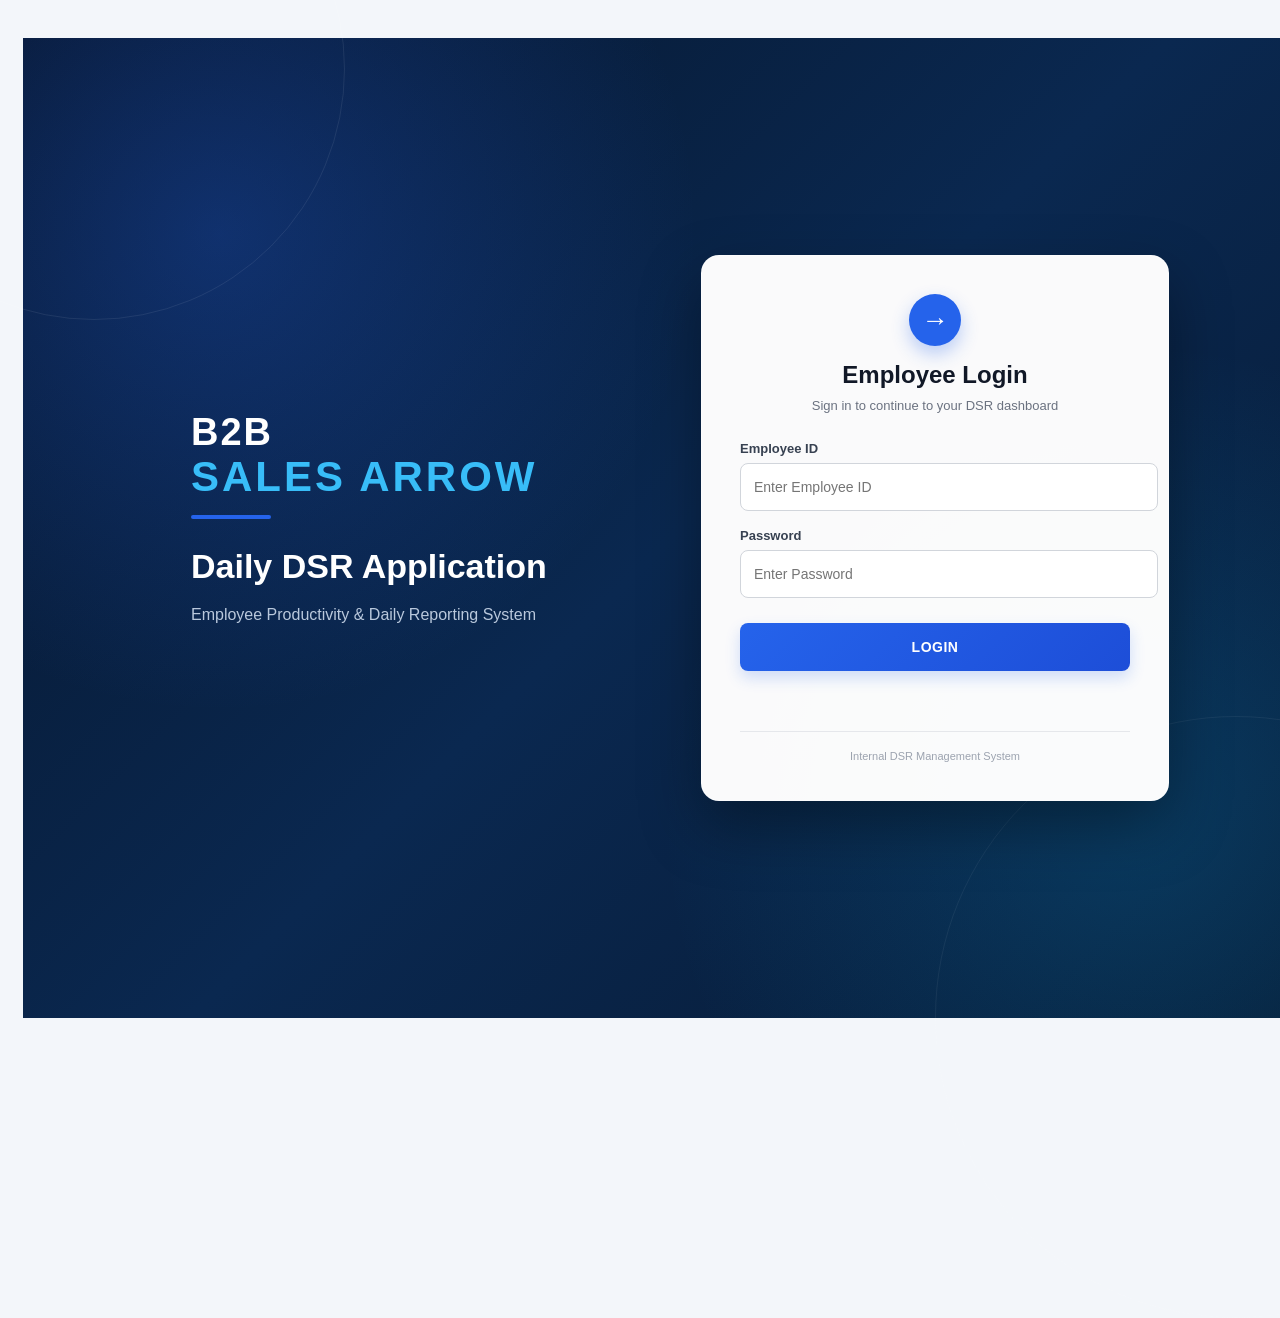
<file: index.html>
<!DOCTYPE html>
<html lang="en">

<head>
    <meta charset="UTF-8">
    <meta name="viewport" content="width=device-width, initial-scale=1.0">

    <title>B2B Sales Arrow - DSR Login</title>

    <link rel="stylesheet" href="style.css">
</head>

<body class="login-page">

    <div class="login-background">

        <div class="brand-section">

            <div class="brand-name">
                B2B <span>SALES ARROW</span>
            </div>

            <div class="brand-line"></div>

            <h1>Daily DSR Application</h1>

            <p>
                Employee Productivity &amp; Daily Reporting System
            </p>

        </div>


        <div class="login-container">

            <div class="login-header">

                <div class="login-icon">
                    →
                </div>

                <h2>Employee Login</h2>

                <p>Sign in to continue to your DSR dashboard</p>

            </div>


            <form onsubmit="login(); return false;">

                <label for="employeeId">
                    Employee ID
                </label>

                <input
                    type="text"
                    id="employeeId"
                    placeholder="Enter Employee ID"
                    autocomplete="username"
                    required
                >


                <label for="password">
                    Password
                </label>

                <input
                    type="password"
                    id="password"
                    placeholder="Enter Password"
                    autocomplete="current-password"
                    required
                >


                <button type="submit">
                    LOGIN
                </button>

            </form>


            <p id="loginMessage"></p>

            <div class="login-footer">
                Internal DSR Management System
            </div>

        </div>

    </div>


    <script src="script.js"></script>

</body>

</html>
</file>
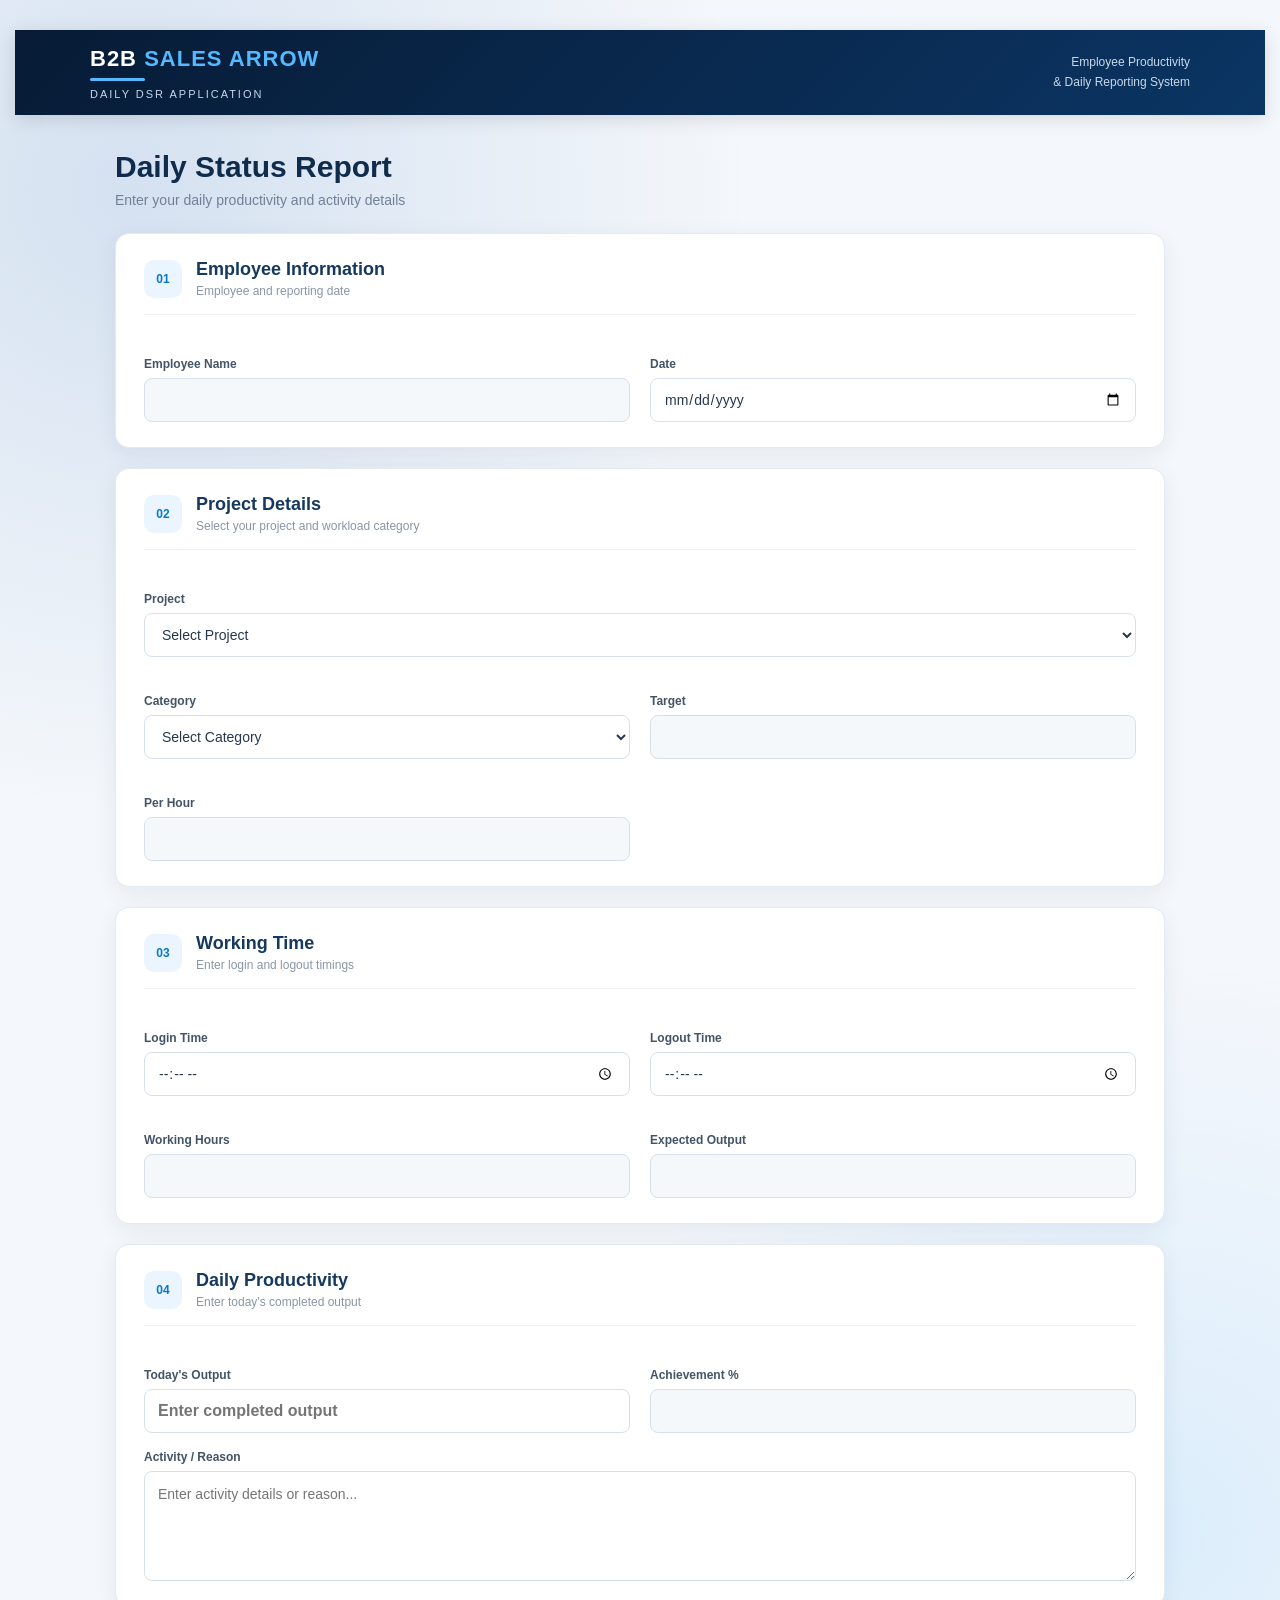
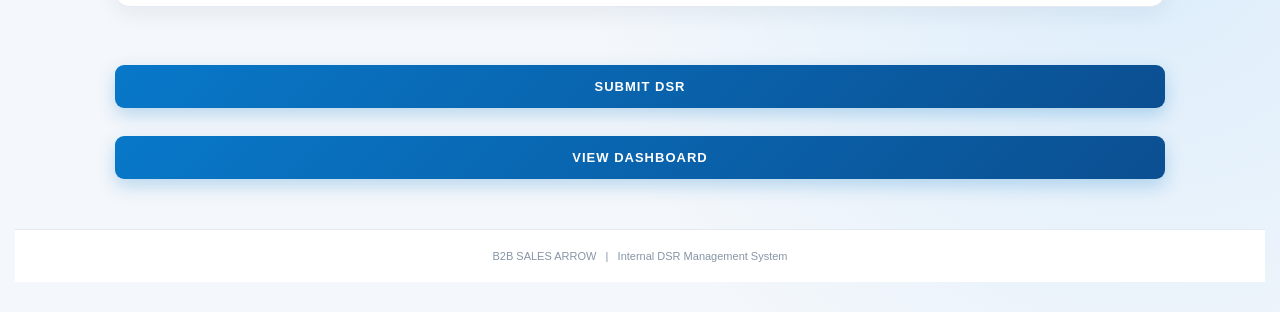
<file: dsr.html>
<!DOCTYPE html>
<html lang="en">

<head>

    <meta charset="UTF-8">

    <meta name="viewport"
          content="width=device-width, initial-scale=1.0">

    <title>B2B Sales Arrow - DSR Application</title>

    <link rel="stylesheet" href="style.css">

</head>


<body class="dsr-page">


    <!-- =========================================
         TOP HEADER
    ========================================== -->

    <header class="dsr-header">

        <div>

            <div class="dsr-brand">
                B2B <span>SALES ARROW</span>
            </div>

            <div class="dsr-brand-line"></div>

            <div class="dsr-title">
                DAILY DSR APPLICATION
            </div>

        </div>


        <div class="dsr-system-text">

            Employee Productivity
            <br>
            & Daily Reporting System

        </div>

    </header>



    <!-- =========================================
         MAIN CONTAINER
    ========================================== -->

    <main class="dsr-main">


        <!-- PAGE TITLE -->

        <div class="dsr-page-heading">

            <div>

                <h1>Daily Status Report</h1>

                <p>
                    Enter your daily productivity and activity details
                </p>

            </div>

        </div>



        <!-- =====================================
             EMPLOYEE INFORMATION
        ====================================== -->

        <section class="dsr-card">

            <div class="section-header">

                <div class="section-number">
                    01
                </div>

                <div>

                    <h2>Employee Information</h2>

                    <p>
                        Employee and reporting date
                    </p>

                </div>

            </div>


            <div class="form-grid">

                <div class="form-group">

                    <label>
                        Employee Name
                    </label>

                    <input
                        type="text"
                        id="employeeName"
                        readonly
                    >

                </div>


                <div class="form-group">

                    <label>
                        Date
                    </label>

                    <input
                        type="date"
                        id="date"
                    >

                </div>

            </div>

        </section>



        <!-- =====================================
             PROJECT DETAILS
        ====================================== -->

        <section class="dsr-card">

            <div class="section-header">

                <div class="section-number">
                    02
                </div>

                <div>

                    <h2>Project Details</h2>

                    <p>
                        Select your project and workload category
                    </p>

                </div>

            </div>


            <div class="form-grid">


                <div class="form-group full-width">

                    <label>
                        Project
                    </label>

                    <select id="project">

                        <option value="">
                            Select Project
                        </option>

                    </select>

                </div>



                <div class="form-group">

                    <label>
                        Category
                    </label>

                    <select id="category">

                        <option value="">
                            Select Category
                        </option>

                        <option>
                            Very Easy
                        </option>

                        <option>
                            Easy
                        </option>

                        <option>
                            Medium
                        </option>

                        <option>
                            Difficult
                        </option>

                    </select>

                </div>



                <div class="form-group">

                    <label>
                        Target
                    </label>

                    <input
                        type="text"
                        id="target"
                        readonly
                    >

                </div>



                <div class="form-group">

                    <label>
                        Per Hour
                    </label>

                    <input
                        type="text"
                        id="perHour"
                        readonly
                    >

                </div>

            </div>

        </section>



        <!-- =====================================
             WORKING TIME
        ====================================== -->

        <section class="dsr-card">

            <div class="section-header">

                <div class="section-number">
                    03
                </div>

                <div>

                    <h2>Working Time</h2>

                    <p>
                        Enter login and logout timings
                    </p>

                </div>

            </div>


            <div class="form-grid">


                <div class="form-group">

                    <label>
                        Login Time
                    </label>

                    <input
                        type="time"
                        id="loginTime"
                    >

                </div>



                <div class="form-group">

                    <label>
                        Logout Time
                    </label>

                    <input
                        type="time"
                        id="logoutTime"
                    >

                </div>



                <div class="form-group">

                    <label>
                        Working Hours
                    </label>

                    <input
                        type="text"
                        id="workingHours"
                        readonly
                    >

                </div>



                <div class="form-group">

                    <label>
                        Expected Output
                    </label>

                    <input
                        type="text"
                        id="expectedOutput"
                        readonly
                    >

                </div>

            </div>

        </section>



        <!-- =====================================
             PRODUCTIVITY
        ====================================== -->

        <section class="dsr-card">

            <div class="section-header">

                <div class="section-number">
                    04
                </div>

                <div>

                    <h2>Daily Productivity</h2>

                    <p>
                        Enter today's completed output
                    </p>

                </div>

            </div>


            <div class="form-grid">


                <div class="form-group">

                    <label>
                        Today's Output
                    </label>

                    <input
                        type="number"
                        id="output"
                        placeholder="Enter completed output"
                        min="0"
                    >

                </div>



                <div class="form-group">

                    <label>
                        Achievement %
                    </label>

                    <input
                        type="text"
                        id="achievement"
                        readonly
                    >

                </div>

            </div>


            <div class="form-group">

                <label>
                    Activity / Reason
                </label>

                <textarea
                    id="activity"
                    placeholder="Enter activity details or reason..."
                    rows="4"
                ></textarea>

            </div>

        </section>



        <!-- =====================================
             SUBMIT
        ====================================== -->

<div class="dsr-submit-section">

    <button
        class="dsr-submit-button"
        onclick="submitDSR()"
    >

        SUBMIT DSR

    </button>


    <button
        type="button"
        class="dsr-submit-button"
        onclick="window.location.href='records.html'"
    >

        VIEW DASHBOARD

    </button>


    <p id="message"></p>

</div>

    </main>



    <!-- =========================================
         FOOTER
    ========================================== -->

    <footer class="dsr-footer">

        B2B SALES ARROW &nbsp; | &nbsp;
        Internal DSR Management System

    </footer>



    <script src="script.js"></script>

</body>

</html>
</file>
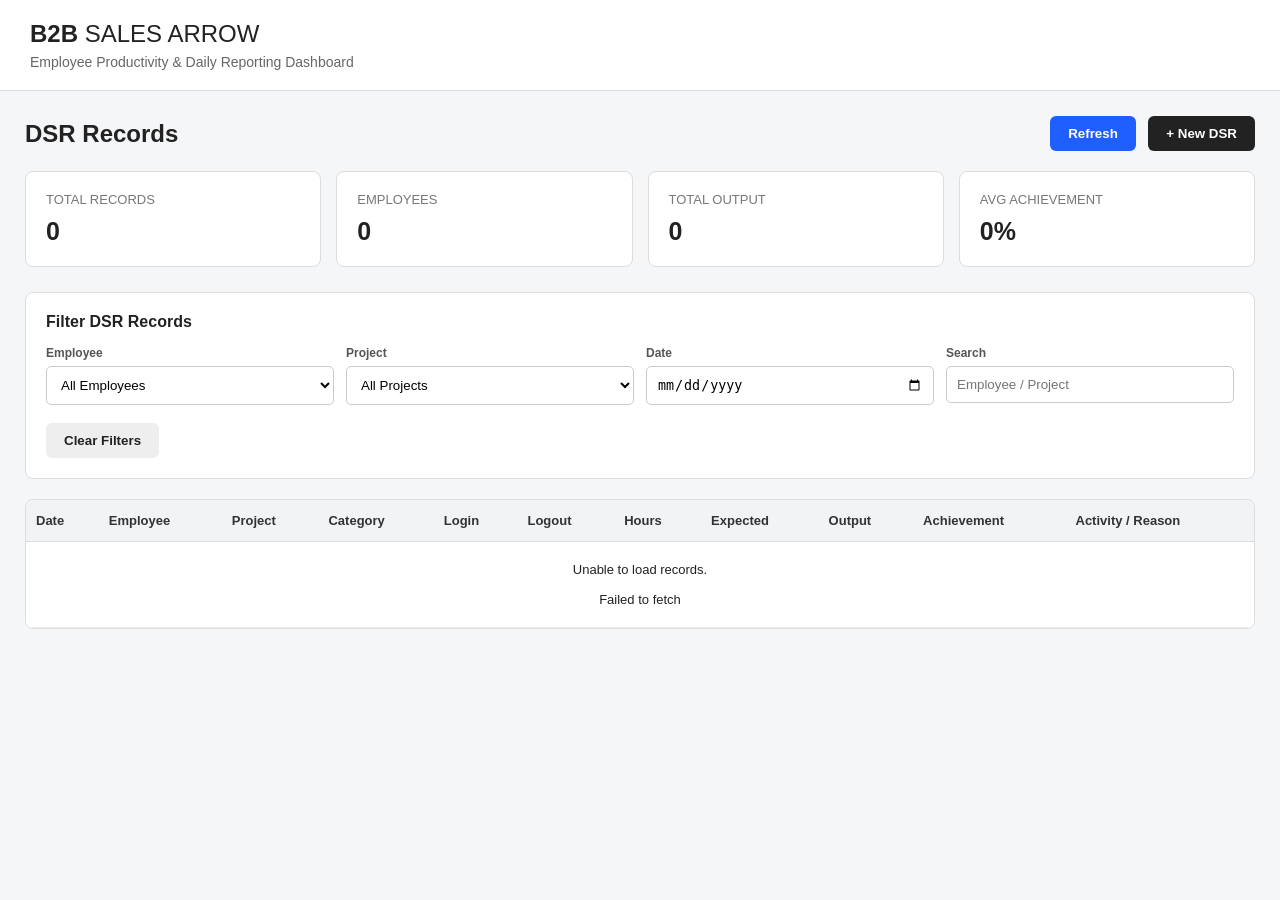
<file: records.html>
<!DOCTYPE html>
<html lang="en">

<head>

    <meta charset="UTF-8">

    <meta name="viewport"
          content="width=device-width, initial-scale=1.0">

    <title>B2B Sales Arrow - DSR Dashboard</title>


    <style>

        * {
            box-sizing: border-box;
        }


        body {
            margin: 0;
            font-family: Arial, Helvetica, sans-serif;
            background: #f4f6f8;
            color: #222;
        }


        /* =========================
           HEADER
        ========================= */

        .header {
            background: #ffffff;
            padding: 20px 30px;
            border-bottom: 1px solid #ddd;
        }


        .brand {
            font-size: 24px;
            font-weight: bold;
        }


        .brand span {
            font-weight: normal;
        }


        .subtitle {
            margin-top: 6px;
            color: #666;
            font-size: 14px;
        }


        /* =========================
           CONTAINER
        ========================= */

        .container {
            padding: 25px;
        }


        .top-bar {
            display: flex;
            justify-content: space-between;
            align-items: center;
            margin-bottom: 20px;
            gap: 10px;
        }


        .title {
            font-size: 24px;
            font-weight: bold;
        }


        button {
            border: none;
            padding: 10px 18px;
            border-radius: 6px;
            cursor: pointer;
            font-weight: bold;
        }


        .refresh-btn {
            background: #1f5eff;
            color: white;
        }


        .new-btn {
            background: #222;
            color: white;
            margin-left: 8px;
        }


        /* =========================
           SUMMARY CARDS
        ========================= */

        .cards {
            display: grid;
            grid-template-columns: repeat(4, 1fr);
            gap: 15px;
            margin-bottom: 25px;
        }


        .card {
            background: white;
            padding: 20px;
            border-radius: 8px;
            border: 1px solid #ddd;
        }


        .card-title {
            color: #777;
            font-size: 13px;
            margin-bottom: 10px;
        }


        .card-value {
            font-size: 25px;
            font-weight: bold;
        }


        /* =========================
           FILTER SECTION
        ========================= */

        .filters {
            background: white;
            padding: 20px;
            border-radius: 8px;
            border: 1px solid #ddd;
            margin-bottom: 20px;
        }


        .filter-title {
            font-size: 16px;
            font-weight: bold;
            margin-bottom: 15px;
        }


        .filter-row {
            display: grid;
            grid-template-columns: repeat(4, 1fr);
            gap: 12px;
        }


        .filter-group {
            display: flex;
            flex-direction: column;
            gap: 6px;
        }


        .filter-group label {
            font-size: 12px;
            font-weight: bold;
            color: #555;
        }


        select,
        input {
            width: 100%;
            padding: 10px;
            border: 1px solid #ccc;
            border-radius: 5px;
            background: white;
        }


        .clear-btn {
            background: #eeeeee;
            color: #222;
        }


        /* =========================
           TABLE
        ========================= */

        .table-container {
            background: white;
            border-radius: 8px;
            border: 1px solid #ddd;
            overflow-x: auto;
        }


        table {
            width: 100%;
            border-collapse: collapse;
            min-width: 1200px;
        }


        th {
            background: #f1f3f5;
            color: #333;
            font-size: 13px;
            padding: 13px 10px;
            text-align: left;
            border-bottom: 1px solid #ddd;
            white-space: nowrap;
        }


        td {
            color: #222 !important;
            background: #ffffff !important;
            font-size: 13px;
            padding: 13px 10px;
            border-bottom: 1px solid #eee;
            white-space: nowrap;
        }


        tr:hover td {
            background: #f8f9fa !important;
        }


        .achievement {
            font-weight: bold;
        }


        .message {
            padding: 20px;
            text-align: center;
            color: #666;
        }


        /* =========================
           MOBILE
        ========================= */

        @media (max-width: 900px) {

            .cards {
                grid-template-columns: repeat(2, 1fr);
            }


            .filter-row {
                grid-template-columns: repeat(2, 1fr);
            }

        }


        @media (max-width: 600px) {

            .container {
                padding: 15px;
            }


            .cards {
                grid-template-columns: 1fr;
            }


            .filter-row {
                grid-template-columns: 1fr;
            }


            .top-bar {
                flex-direction: column;
                align-items: flex-start;
            }

        }

    </style>

</head>


<body>


<!-- =========================
     HEADER
========================= -->

<div class="header">

    <div class="brand">

        B2B <span>SALES ARROW</span>

    </div>


    <div class="subtitle">

        Employee Productivity & Daily Reporting Dashboard

    </div>

</div>



<div class="container">


<!-- =========================
     TOP BAR
========================= -->

<div class="top-bar">

    <div class="title">

        DSR Records

    </div>


    <div>

        <button
            class="refresh-btn"
            onclick="loadRecords()">

            Refresh

        </button>


        <button
            class="new-btn"
            onclick="window.location.href='dsr.html'">

            + New DSR

        </button>

    </div>

</div>



<!-- =========================
     SUMMARY CARDS
========================= -->

<div class="cards">


    <div class="card">

        <div class="card-title">
            TOTAL RECORDS
        </div>

        <div
            class="card-value"
            id="totalRecords">

            0

        </div>

    </div>



    <div class="card">

        <div class="card-title">
            EMPLOYEES
        </div>

        <div
            class="card-value"
            id="totalEmployees">

            0

        </div>

    </div>



    <div class="card">

        <div class="card-title">
            TOTAL OUTPUT
        </div>

        <div
            class="card-value"
            id="totalOutput">

            0

        </div>

    </div>



    <div class="card">

        <div class="card-title">
            AVG ACHIEVEMENT
        </div>

        <div
            class="card-value"
            id="averageAchievement">

            0%

        </div>

    </div>

</div>



<!-- =========================
     FILTERS
========================= -->

<div class="filters">


    <div class="filter-title">

        Filter DSR Records

    </div>


    <div class="filter-row">


        <!-- EMPLOYEE -->

        <div class="filter-group">

            <label>
                Employee
            </label>

            <select
                id="employeeFilter"
                onchange="applyFilters()">

                <option value="">
                    All Employees
                </option>

            </select>

        </div>



        <!-- PROJECT -->

        <div class="filter-group">

            <label>
                Project
            </label>

            <select
                id="projectFilter"
                onchange="applyFilters()">

                <option value="">
                    All Projects
                </option>

            </select>

        </div>



        <!-- DATE -->

        <div class="filter-group">

            <label>
                Date
            </label>

            <input
                type="date"
                id="dateFilter"
                onchange="applyFilters()">

        </div>



        <!-- SEARCH -->

        <div class="filter-group">

            <label>
                Search
            </label>

            <input
                type="text"
                id="searchFilter"
                placeholder="Employee / Project"
                oninput="applyFilters()">

        </div>

    </div>


    <br>


    <button
        class="clear-btn"
        onclick="clearFilters()">

        Clear Filters

    </button>


</div>



<!-- =========================
     TABLE
========================= -->

<div class="table-container">

<table>

<thead>

<tr>

    <th>Date</th>

    <th>Employee</th>

    <th>Project</th>

    <th>Category</th>

    <th>Login</th>

    <th>Logout</th>

    <th>Hours</th>

    <th>Expected</th>

    <th>Output</th>

    <th>Achievement</th>

    <th>Activity / Reason</th>

</tr>

</thead>


<tbody id="recordsBody">

<tr>

    <td
        colspan="11"
        class="message">

        Loading records...

    </td>

</tr>

</tbody>

</table>

</div>


</div>



<script>


/* =====================================================
   GOOGLE APPS SCRIPT URL
===================================================== */

const googleScriptURL =
"https://script.google.com/macros/s/AKfycbxIjo1LZM11FK81ChAhFV1C2PejmHIWczzEpJ7zh6v46Fyk7RfxVC92PGdMBa18NGIN/exec";



/* =====================================================
   GLOBAL RECORD STORAGE
===================================================== */

let allRecords = [];



/* =====================================================
   LOAD RECORDS
===================================================== */

function loadRecords() {


    const body =
        document.getElementById(
            "recordsBody"
        );


    body.innerHTML = `

        <tr>

            <td
                colspan="11"
                class="message">

                Loading records...

            </td>

        </tr>

    `;


    fetch(
        googleScriptURL + "?t=" + Date.now()
    )

    .then(
        response => {

            if (!response.ok) {

                throw new Error(
                    "Server returned error: " +
                    response.status
                );

            }

            return response.json();

        }
    )


    .then(
        data => {


            console.log(
                "API RESPONSE:",
                data
            );


            if (!data.success) {

                throw new Error(
                    data.message ||
                    "Unable to load records"
                );

            }



            /* =========================================
               CONVERT API RECORDS
            ========================================= */

            allRecords =
                (data.records || [])
                .map(
                    record => {

                        return {

                            timestamp:
                                record["Timestamp"]
                                || "",


                            employeeId:
                                record["Employee ID"]
                                || "",


                            employeeName:
                                record["Employee Name"]
                                || "",


                            date:
                                record["Date"]
                                || "",


                            project:
                                record["Project"]
                                || "",


                            category:
                                record["Category"]
                                || "",


                            target:
                                record["Target"]
                                || "",


                            perHour:
                                record["Per Hour"]
                                || "",


                            loginTime:
                                record["Login Time"]
                                || "",


                            logoutTime:
                                record["Logout Time"]
                                || "",


                            workingHours:
                                record["Working Hours"]
                                || "",


                            expectedOutput:
                                record["Expected Output"]
                                || "",


                            output:
                                record["Today's Output"]
                                || "",


                            achievement:
                                record["Achievement %"]
                                || "",


                            activity:
                                record["Activity / Reason"]
                                || ""

                        };

                    }
                );



            console.log(
                "CONVERTED RECORDS:",
                allRecords
            );



            /* =========================================
               POPULATE DROPDOWNS
            ========================================= */

            populateFilters();



            /* =========================================
               SUMMARY
            ========================================= */

            updateSummary(
                allRecords
            );



            /* =========================================
               TABLE
            ========================================= */

            displayRecords(
                allRecords
            );

        }
    )


    .catch(
        error => {

            console.error(
                "LOAD ERROR:",
                error
            );


            body.innerHTML = `

                <tr>

                    <td
                        colspan="11"
                        class="message">

                        Unable to load records.<br><br>

                        ${error.message}

                    </td>

                </tr>

            `;

        }
    );

}



/* =====================================================
   POPULATE EMPLOYEE + PROJECT DROPDOWNS
===================================================== */

function populateFilters() {


    const employeeSelect =
        document.getElementById(
            "employeeFilter"
        );


    const projectSelect =
        document.getElementById(
            "projectFilter"
        );



    /* =========================================
       RESET DROPDOWNS
    ========================================= */

    employeeSelect.innerHTML = `

        <option value="">
            All Employees
        </option>

    `;


    projectSelect.innerHTML = `

        <option value="">
            All Projects
        </option>

    `;



    /* =========================================
       GET UNIQUE EMPLOYEES
    ========================================= */

    const employees =
        [
            ...new Set(

                allRecords

                    .map(
                        record =>
                            record.employeeName
                    )

                    .filter(
                        name =>
                            name &&
                            String(name).trim() !== ""
                    )

            )
        ]
        .sort();



    console.log(
        "EMPLOYEES:",
        employees
    );



    /* =========================================
       ADD EMPLOYEES
    ========================================= */

    employees.forEach(
        employee => {


            const option =
                document.createElement(
                    "option"
                );


            option.value =
                employee;


            option.textContent =
                employee;


            employeeSelect.appendChild(
                option
            );

        }
    );



    /* =========================================
       GET UNIQUE PROJECTS
    ========================================= */

    const projects =
        [
            ...new Set(

                allRecords

                    .map(
                        record =>
                            record.project
                    )

                    .filter(
                        project =>
                            project &&
                            String(project).trim() !== ""
                    )

            )
        ]
        .sort();



    console.log(
        "PROJECTS:",
        projects
    );



    /* =========================================
       ADD PROJECTS
    ========================================= */

    projects.forEach(
        project => {


            const option =
                document.createElement(
                    "option"
                );


            option.value =
                project;


            option.textContent =
                project;


            projectSelect.appendChild(
                option
            );

        }
    );

}



/* =====================================================
   APPLY FILTERS
===================================================== */

function applyFilters() {


    const employee =
        document.getElementById(
            "employeeFilter"
        ).value;


    const project =
        document.getElementById(
            "projectFilter"
        ).value;


    const selectedDate =
        document.getElementById(
            "dateFilter"
        ).value;


    const search =
        document.getElementById(
            "searchFilter"
        ).value
        .toLowerCase()
        .trim();



    const filtered =
        allRecords.filter(
            record => {


                /* EMPLOYEE */

                const employeeMatch =

                    !employee ||

                    record.employeeName ===
                    employee;



                /* PROJECT */

                const projectMatch =

                    !project ||

                    record.project ===
                    project;



                /* DATE */

                const dateMatch =

                    !selectedDate ||

                    formatDateForFilter(
                        record.date
                    ) ===
                    selectedDate;



                /* SEARCH */

                const employeeText =
                    String(
                        record.employeeName ||
                        ""
                    )
                    .toLowerCase();


                const projectText =
                    String(
                        record.project ||
                        ""
                    )
                    .toLowerCase();


                const activityText =
                    String(
                        record.activity ||
                        ""
                    )
                    .toLowerCase();


                const searchMatch =

                    !search ||

                    employeeText.includes(
                        search
                    ) ||

                    projectText.includes(
                        search
                    ) ||

                    activityText.includes(
                        search
                    );



                return (

                    employeeMatch &&

                    projectMatch &&

                    dateMatch &&

                    searchMatch

                );

            }
        );



    updateSummary(
        filtered
    );


    displayRecords(
        filtered
    );

}



/* =====================================================
   CLEAR FILTERS
===================================================== */

function clearFilters() {


    document.getElementById(
        "employeeFilter"
    ).value = "";


    document.getElementById(
        "projectFilter"
    ).value = "";


    document.getElementById(
        "dateFilter"
    ).value = "";


    document.getElementById(
        "searchFilter"
    ).value = "";



    updateSummary(
        allRecords
    );


    displayRecords(
        allRecords
    );

}



/* =====================================================
   UPDATE SUMMARY
===================================================== */

function updateSummary(
    records
) {


    document.getElementById(
        "totalRecords"
    ).textContent =
        records.length;



    const employees =
        new Set();


    let totalOutput = 0;


    let achievementTotal = 0;


    let achievementCount = 0;



    records.forEach(
        record => {


            /* EMPLOYEES */

            if (
                record.employeeName
            ) {

                employees.add(
                    String(
                        record.employeeName
                    )
                );

            }



            /* OUTPUT */

            const output =
                parseFloat(
                    record.output
                );


            if (
                !isNaN(output)
            ) {

                totalOutput +=
                    output;

            }



            /* ACHIEVEMENT */

            const achievement =
                parseFloat(
                    record.achievement
                );


            if (
                !isNaN(
                    achievement
                )
            ) {

                achievementTotal +=
                    achievement;


                achievementCount++;

            }

        }
    );



    document.getElementById(
        "totalEmployees"
    ).textContent =
        employees.size;



    document.getElementById(
        "totalOutput"
    ).textContent =
        totalOutput;



    let average = 0;



    if (
        achievementCount > 0
    ) {

        average =
            achievementTotal /
            achievementCount;

    }



    /*

       Example:

       0.9852
       becomes
       98.52%

    */

    if (
        average <= 1
    ) {

        average =
            average * 100;

    }



    document.getElementById(
        "averageAchievement"
    ).textContent =

        average.toFixed(2)
        + "%";

}



/* =====================================================
   DISPLAY TABLE
===================================================== */

function displayRecords(
    records
) {


    const body =
        document.getElementById(
            "recordsBody"
        );



    if (
        !records ||
        records.length === 0
    ) {

        body.innerHTML = `

            <tr>

                <td
                    colspan="11"
                    class="message">

                    No DSR records found.

                </td>

            </tr>

        `;


        return;

    }



    body.innerHTML = "";



    records.forEach(
        record => {


            const row =
                document.createElement(
                    "tr"
                );


            row.innerHTML = `

                <td>
                    ${formatDate(
                        record.date
                    )}
                </td>


                <td>
                    ${safeValue(
                        record.employeeName
                    )}
                </td>


                <td>
                    ${safeValue(
                        record.project
                    )}
                </td>


                <td>
                    ${safeValue(
                        record.category
                    )}
                </td>


                <td>
                    ${formatTime(
                        record.loginTime
                    )}
                </td>


                <td>
                    ${formatTime(
                        record.logoutTime
                    )}
                </td>


                <td>
                    ${safeValue(
                        record.workingHours
                    )}
                </td>


                <td>
                    ${safeValue(
                        record.expectedOutput
                    )}
                </td>


                <td>
                    ${safeValue(
                        record.output
                    )}
                </td>


                <td
                    class="achievement">

                    ${formatAchievement(
                        record.achievement
                    )}

                </td>


                <td>
                    ${safeValue(
                        record.activity
                    )}
                </td>

            `;


            body.appendChild(
                row
            );

        }
    );

}



/* =====================================================
   SAFE VALUE
===================================================== */

function safeValue(
    value
) {


    if (
        value === null ||
        value === undefined ||
        value === ""
    ) {

        return "-";

    }


    return String(
        value
    );

}



/* =====================================================
   DATE DISPLAY
===================================================== */

function formatDate(
    value
) {


    if (!value) {

        return "-";

    }



    try {

        const date =
            new Date(
                value
            );


        if (
            isNaN(
                date.getTime()
            )
        ) {

            return String(
                value
            );

        }


        return date.toLocaleDateString(
            "en-IN",
            {
                day: "2-digit",
                month: "2-digit",
                year: "numeric"
            }
        );

    }


    catch (
        error
    ) {

        return String(
            value
        );

    }

}



/* =====================================================
   TIME DISPLAY
===================================================== */

function formatTime(
    value
) {


    if (!value) {

        return "-";

    }



    try {

        const date =
            new Date(
                value
            );


        if (
            !isNaN(
                date.getTime()
            )
        ) {

            return date.toLocaleTimeString(
                "en-IN",
                {
                    hour: "2-digit",
                    minute: "2-digit"
                }
            );

        }

    }


    catch (
        error
    ) {

    }


    return String(
        value
    );

}



/* =====================================================
   ACHIEVEMENT DISPLAY
===================================================== */

function formatAchievement(
    value
) {


    if (
        value === null ||
        value === undefined ||
        value === ""
    ) {

        return "-";

    }



    let number =
        parseFloat(
            value
        );


    if (
        isNaN(number)
    ) {

        return String(
            value
        );

    }



    if (
        number <= 1
    ) {

        number =
            number * 100;

    }



    return number.toFixed(2)
        + "%";

}



/* =====================================================
   DATE FILTER FORMAT
===================================================== */

function formatDateForFilter(
    value
) {


    if (!value) {

        return "";

    }



    const date =
        new Date(
            value
        );


    if (
        isNaN(
            date.getTime()
        )
    ) {

        return "";

    }



    const year =
        date.getFullYear();


    const month =
        String(
            date.getMonth() + 1
        )
        .padStart(
            2,
            "0"
        );


    const day =
        String(
            date.getDate()
        )
        .padStart(
            2,
            "0"
        );


    return (

        year +
        "-" +
        month +
        "-" +
        day

    );

}



/* =====================================================
   START APPLICATION
===================================================== */

loadRecords();


</script>


</body>

</html>
</file>
<file: style.css>
```css
/* =====================================================
   DSR APPLICATION - PROFESSIONAL UI
===================================================== */

* {
    box-sizing: border-box;
    margin: 0;
    padding: 0;
}

body {
    font-family: "Segoe UI", Arial, sans-serif;
    background: #f3f6fa;
    min-height: 100vh;
    color: #1f2937;
    padding: 30px 15px;
}


/* =====================================================
   MAIN CONTAINER
===================================================== */

.container {
    width: 100%;
    max-width: 900px;
    margin: 0 auto;
    background: #ffffff;
    border-radius: 16px;
    padding: 35px 40px;
    box-shadow: 0 8px 30px rgba(0, 0, 0, 0.08);
}


/* =====================================================
   PAGE HEADER
===================================================== */

.container h1 {
    font-size: 28px;
    font-weight: 700;
    color: #111827;
    margin-bottom: 8px;
    padding-bottom: 15px;
    border-bottom: 1px solid #e5e7eb;
}

.container h2 {
    font-size: 20px;
    font-weight: 600;
    color: #374151;
    margin: 25px 0 20px;
}


/* =====================================================
   LABELS
===================================================== */

label {
    display: block;
    font-size: 14px;
    font-weight: 600;
    color: #374151;
    margin-bottom: 7px;
    margin-top: 17px;
}


/* =====================================================
   INPUTS / SELECT / TEXTAREA
===================================================== */

input,
select,
textarea {
    width: 100%;
    border: 1px solid #d1d5db;
    border-radius: 8px;
    padding: 12px 13px;
    font-family: inherit;
    font-size: 14px;
    color: #1f2937;
    background: #ffffff;
    transition: all 0.2s ease;
}

input,
select {
    height: 44px;
}

textarea {
    min-height: 100px;
    resize: vertical;
}

input:focus,
select:focus,
textarea:focus {
    outline: none;
    border-color: #2563eb;
    box-shadow: 0 0 0 3px rgba(37, 99, 235, 0.10);
}


/* =====================================================
   READONLY / AUTO POPULATED FIELDS
===================================================== */

input[readonly] {
    background: #f3f4f6;
    color: #4b5563;
    cursor: not-allowed;
}


/* =====================================================
   TWO COLUMN ROW
===================================================== */

.row {
    display: grid;
    grid-template-columns: 1fr 1fr;
    gap: 20px;
}


/* =====================================================
   PERFORMANCE SECTION
===================================================== */

#target,
#perHour,
#workingHours,
#expectedOutput,
#achievement {
    font-weight: 600;
}


/* =====================================================
   OUTPUT FIELD
===================================================== */

#output {
    font-size: 16px;
    font-weight: 600;
}


/* =====================================================
   TEXTAREA
===================================================== */

#activity {
    line-height: 1.5;
}


/* =====================================================
   SUBMIT BUTTON
===================================================== */

button {
    width: 100%;
    margin-top: 28px;
    padding: 14px 20px;

    border: none;
    border-radius: 8px;

    background: #2563eb;
    color: #ffffff;

    font-family: inherit;
    font-size: 15px;
    font-weight: 700;

    cursor: pointer;

    transition: all 0.2s ease;
}

button:hover {
    background: #1d4ed8;
    transform: translateY(-1px);
    box-shadow: 0 5px 12px rgba(37, 99, 235, 0.20);
}

button:active {
    transform: translateY(0);
}


/* =====================================================
   MESSAGE
===================================================== */

#message {
    text-align: center;
    margin-top: 18px;
    font-size: 14px;
    font-weight: 600;
}


/* =====================================================
   DATE FIELD
===================================================== */

#date {
    cursor: pointer;
}


/* =====================================================
   RESPONSIVE - TABLET
===================================================== */

@media (max-width: 700px) {

    body {
        padding: 15px;
    }

    .container {
        padding: 25px;
        border-radius: 12px;
    }

    .container h1 {
        font-size: 24px;
    }

    .row {
        grid-template-columns: 1fr;
        gap: 0;
    }
}


/* =====================================================
   RESPONSIVE - MOBILE
===================================================== */

@media (max-width: 450px) {

    body {
        padding: 8px;
    }

    .container {
        padding: 20px 16px;
        border-radius: 10px;
    }

    .container h1 {
        font-size: 22px;
    }

    .container h2 {
        font-size: 18px;
    }

    input,
    select {
        height: 42px;
    }

    button {
        padding: 13px;
    }
}


```css
/* =========================================================
   B2B SALES ARROW - PROFESSIONAL LOGIN PAGE
========================================================= */

body.login-page {
    margin: 0;
    padding: 0;
    min-height: 100vh;
    background: #071a33;
    overflow: hidden;
}


/* =========================================================
   LOGIN BACKGROUND
========================================================= */

.login-background {
    min-height: 100vh;
    width: 100%;

    display: flex;
    align-items: center;
    justify-content: center;

    gap: 90px;

    padding: 40px;

    position: relative;

    background:
        radial-gradient(
            circle at 15% 20%,
            rgba(37, 99, 235, 0.30),
            transparent 35%
        ),
        radial-gradient(
            circle at 85% 80%,
            rgba(14, 165, 233, 0.20),
            transparent 35%
        ),
        linear-gradient(
            135deg,
            #06152b 0%,
            #0a2850 50%,
            #071a33 100%
        );
}


/* =========================================================
   DECORATIVE BACKGROUND SHAPES
========================================================= */

.login-background::before {
    content: "";
    position: absolute;

    width: 500px;
    height: 500px;

    border: 1px solid rgba(255, 255, 255, 0.08);
    border-radius: 50%;

    top: -220px;
    left: -180px;
}

.login-background::after {
    content: "";
    position: absolute;

    width: 600px;
    height: 600px;

    border: 1px solid rgba(255, 255, 255, 0.06);
    border-radius: 50%;

    bottom: -300px;
    right: -200px;
}


/* =========================================================
   COMPANY BRANDING
========================================================= */

.brand-section {
    position: relative;
    z-index: 2;

    width: 420px;

    color: #ffffff;
}

.brand-name {
    font-size: 38px;
    font-weight: 800;
    letter-spacing: 2px;
    line-height: 1.1;

    margin-bottom: 15px;
}

.brand-name span {
    display: block;

    color: #38bdf8;

    font-size: 42px;
    letter-spacing: 3px;
}


.brand-line {
    width: 80px;
    height: 4px;

    background: #2563eb;

    border-radius: 5px;

    margin-bottom: 28px;
}


.brand-section h1 {
    font-size: 34px;
    font-weight: 600;

    margin-bottom: 12px;

    color: #ffffff;
}


.brand-section p {
    font-size: 16px;

    line-height: 1.6;

    color: #b9c8dc;

    max-width: 380px;
}


/* =========================================================
   LOGIN CARD
========================================================= */

body.login-page .login-container {
    position: relative;
    z-index: 5;

    width: 390px;
    max-width: 100%;

    background: rgba(255, 255, 255, 0.98);

    padding: 38px;

    border-radius: 18px;

    box-shadow:
        0 25px 60px rgba(0, 0, 0, 0.35);

    border: 1px solid rgba(255, 255, 255, 0.4);
}


/* =========================================================
   LOGIN HEADER
========================================================= */

.login-header {
    text-align: center;

    margin-bottom: 25px;
}


.login-icon {
    width: 52px;
    height: 52px;

    margin: 0 auto 15px;

    display: flex;
    align-items: center;
    justify-content: center;

    border-radius: 50%;

    background: #2563eb;

    color: #ffffff;

    font-size: 27px;
    font-weight: bold;

    box-shadow:
        0 8px 18px rgba(37, 99, 235, 0.30);
}


.login-header h2 {
    margin: 0 0 7px;

    font-size: 24px;

    color: #111827;
}


.login-header p {
    margin: 0;

    font-size: 13px;

    color: #6b7280;

    line-height: 1.5;
}


/* =========================================================
   LOGIN FORM
========================================================= */

body.login-page label {
    margin-top: 17px;
    margin-bottom: 7px;

    font-size: 13px;

    font-weight: 600;

    color: #374151;
}


body.login-page input {
    height: 46px;

    border: 1px solid #d1d5db;

    border-radius: 8px;

    padding: 0 13px;

    font-size: 14px;

    background: #ffffff;

    transition: all 0.2s ease;
}


body.login-page input:focus {
    outline: none;

    border-color: #2563eb;

    box-shadow:
        0 0 0 3px rgba(37, 99, 235, 0.10);
}


/* =========================================================
   LOGIN BUTTON
========================================================= */

body.login-page button {
    margin-top: 25px;

    height: 48px;

    border-radius: 8px;

    background: linear-gradient(
        135deg,
        #2563eb,
        #1d4ed8
    );

    font-size: 14px;

    letter-spacing: 0.5px;

    box-shadow:
        0 7px 15px rgba(37, 99, 235, 0.20);

    transition: all 0.2s ease;
}


body.login-page button:hover {
    background: linear-gradient(
        135deg,
        #1d4ed8,
        #1e40af
    );

    transform: translateY(-1px);

    box-shadow:
        0 10px 20px rgba(37, 99, 235, 0.25);
}


/* =========================================================
   LOGIN MESSAGE
========================================================= */

body.login-page #loginMessage {
    min-height: 20px;

    margin-top: 15px;

    font-size: 13px;

    text-align: center;
}


/* =========================================================
   FOOTER
========================================================= */

.login-footer {
    text-align: center;

    margin-top: 25px;
    padding-top: 18px;

    border-top: 1px solid #e5e7eb;

    font-size: 11px;

    color: #9ca3af;
}


/* =========================================================
   MOBILE
========================================================= */

@media (max-width: 850px) {

    body.login-page {
        overflow-y: auto;
    }

    .login-background {
        flex-direction: column;

        gap: 30px;

        padding: 30px 20px;
    }

    .brand-section {
        width: 100%;
        max-width: 500px;

        text-align: center;
    }

    .brand-name {
        font-size: 30px;
    }

    .brand-name span {
        font-size: 34px;
    }

    .brand-line {
        margin: 15px auto 20px;
    }

    .brand-section h1 {
        font-size: 25px;
    }

    .brand-section p {
        margin: auto;
    }

    body.login-page .login-container {
        width: 390px;
        padding: 30px;
    }
}


@media (max-width: 450px) {

    .login-background {
        padding: 20px 12px;
    }

    .brand-name {
        font-size: 25px;
    }

    .brand-name span {
        font-size: 29px;
    }

    .brand-section h1 {
        font-size: 22px;
    }

    .brand-section p {
        font-size: 14px;
    }

    body.login-page .login-container {
        padding: 25px 20px;
        border-radius: 14px;
    }
}

/* ==========================================
   DSR DASHBOARD - B2B SALES ARROW
========================================== */

body.dsr-page {
    margin: 0;
    min-height: 100vh;
    background:
        radial-gradient(circle at 10% 10%, rgba(30, 100, 180, 0.15), transparent 30%),
        radial-gradient(circle at 90% 80%, rgba(0, 150, 255, 0.10), transparent 30%),
        #f4f7fb;
    font-family: Arial, Helvetica, sans-serif;
    color: #172033;
}


/* ==========================================
   HEADER
========================================== */

.dsr-header {
    min-height: 85px;
    padding: 0 6%;
    display: flex;
    align-items: center;
    justify-content: space-between;

    background:
        linear-gradient(135deg, #071b35, #0b3564);

    color: white;

    box-shadow: 0 4px 18px rgba(0, 0, 0, 0.12);
}


.dsr-brand {
    font-size: 22px;
    font-weight: 800;
    letter-spacing: 1px;
}


.dsr-brand span {
    color: #55b9ff;
}


.dsr-brand-line {
    width: 55px;
    height: 3px;
    margin-top: 6px;
    background: #55b9ff;
    border-radius: 10px;
}


.dsr-title {
    margin-top: 7px;
    font-size: 11px;
    letter-spacing: 2px;
    color: #c7d8ea;
}


.dsr-system-text {
    text-align: right;
    font-size: 12px;
    line-height: 1.6;
    color: #c8d8e8;
}


/* ==========================================
   MAIN
========================================== */

.dsr-main {
    width: min(1050px, 90%);
    margin: 35px auto 50px;
}


.dsr-page-heading {
    margin-bottom: 25px;
}


.dsr-page-heading h1 {
    margin: 0;
    font-size: 30px;
    color: #102c4d;
}


.dsr-page-heading p {
    margin-top: 8px;
    color: #718096;
    font-size: 14px;
}


/* ==========================================
   CARDS
========================================== */

.dsr-card {
    background: white;
    border-radius: 14px;
    padding: 25px 28px;
    margin-bottom: 20px;

    border: 1px solid #e3eaf2;

    box-shadow:
        0 6px 22px rgba(24, 55, 90, 0.07);
}


/* ==========================================
   SECTION HEADER
========================================== */

.section-header {
    display: flex;
    align-items: center;
    gap: 14px;

    margin-bottom: 25px;
    padding-bottom: 16px;

    border-bottom: 1px solid #edf1f5;
}


.section-number {
    width: 38px;
    height: 38px;

    display: flex;
    align-items: center;
    justify-content: center;

    border-radius: 10px;

    background: #eaf5ff;
    color: #0878c9;

    font-size: 12px;
    font-weight: 800;
}


.section-header h2 {
    margin: 0;

    font-size: 18px;
    color: #15395f;
}


.section-header p {
    margin: 4px 0 0;

    font-size: 12px;
    color: #8996a6;
}


/* ==========================================
   FORM GRID
========================================== */

.form-grid {
    display: grid;
    grid-template-columns: repeat(2, 1fr);
    gap: 20px;
}


.form-group {
    display: flex;
    flex-direction: column;
}


.form-group.full-width {
    grid-column: 1 / -1;
}


.form-group label {
    margin-bottom: 7px;

    font-size: 12px;
    font-weight: 700;

    color: #425466;
}


/* ==========================================
   INPUTS
========================================== */

.dsr-page input,
.dsr-page select,
.dsr-page textarea {

    width: 100%;
    box-sizing: border-box;

    padding: 12px 13px;

    border: 1px solid #d7e0ea;
    border-radius: 8px;

    background: #ffffff;

    color: #26384d;

    font-size: 14px;

    outline: none;

    transition: all 0.2s ease;
}


.dsr-page input:focus,
.dsr-page select:focus,
.dsr-page textarea:focus {

    border-color: #198bd1;

    box-shadow:
        0 0 0 3px rgba(25, 139, 209, 0.10);
}


.dsr-page input[readonly] {

    background: #f5f8fb;
    color: #496277;
    font-weight: 600;
}


.dsr-page textarea {

    resize: vertical;
    min-height: 100px;
}


/* ==========================================
   SUBMIT
========================================== */

.dsr-submit-section {
    text-align: center;
    margin-top: 30px;
}


.dsr-submit-button {

    border: none;

    padding: 14px 45px;

    border-radius: 9px;

    background:
        linear-gradient(135deg, #0878c9, #0b4f91);

    color: white;

    font-size: 13px;
    font-weight: 800;

    letter-spacing: 1px;

    cursor: pointer;

    box-shadow:
        0 7px 18px rgba(8, 120, 201, 0.25);

    transition: all 0.2s ease;
}


.dsr-submit-button:hover {

    transform: translateY(-2px);

    box-shadow:
        0 10px 24px rgba(8, 120, 201, 0.30);
}


.dsr-submit-button:active {

    transform: translateY(0);
}


/* ==========================================
   MESSAGE
========================================== */

#message {

    margin-top: 15px;

    font-size: 13px;
    font-weight: 600;
}


/* ==========================================
   FOOTER
========================================== */

.dsr-footer {

    padding: 20px;

    text-align: center;

    font-size: 11px;

    color: #8795a5;

    border-top: 1px solid #e3e9f0;

    background: #ffffff;
}


/* ==========================================
   RESPONSIVE
========================================== */

@media (max-width: 700px) {

    .dsr-header {

        padding: 18px 5%;

        flex-direction: column;
        align-items: flex-start;

        gap: 10px;
    }


    .dsr-system-text {

        text-align: left;
    }


    .dsr-main {

        width: 92%;
        margin-top: 25px;
    }


    .dsr-card {

        padding: 20px;
    }


    .form-grid {

        grid-template-columns: 1fr;
    }


    .form-group.full-width {

        grid-column: auto;
    }


    .dsr-page-heading h1 {

        font-size: 25px;
    }

}


/* ==========================================
   DSR RECORDS PAGE
========================================== */

.records-summary {

    display: grid;

    grid-template-columns: repeat(4, 1fr);

    gap: 18px;

    margin-bottom: 22px;
}


.summary-card {

    background: white;

    border: 1px solid #e3eaf2;

    border-radius: 12px;

    padding: 20px;

    box-shadow:
        0 5px 18px rgba(24, 55, 90, 0.06);
}


.summary-card span {

    display: block;

    font-size: 12px;

    color: #7a8999;

    margin-bottom: 8px;
}


.summary-card strong {

    font-size: 25px;

    color: #12385f;
}


.records-card {

    overflow: hidden;
}


.records-header {

    display: flex;

    justify-content: space-between;

    align-items: center;

    margin-bottom: 20px;
}


.records-header h2 {

    margin: 0;

    font-size: 18px;

    color: #15395f;
}


.records-header p {

    margin: 5px 0 0;

    color: #8996a6;

    font-size: 12px;
}


.refresh-button {

    border: none;

    padding: 10px 18px;

    border-radius: 7px;

    background: #eaf5ff;

    color: #0878c9;

    font-size: 11px;

    font-weight: 800;

    cursor: pointer;
}


.records-table-wrapper {

    width: 100%;

    overflow-x: auto;
}


#recordsTable {

    width: 100%;

    min-width: 1100px;

    border-collapse: collapse;

    font-size: 12px;
}


#recordsTable th {

    background: #0b3158;

    color: white;

    padding: 13px 12px;

    text-align: left;

    white-space: nowrap;
}


#recordsTable td {

    padding: 12px;

    border-bottom: 1px solid #edf1f5;

    color: #405267;

    white-space: nowrap;
}


#recordsTable tbody tr:hover {

    background: #f5f9fd;
}


#noRecords {

    text-align: center;

    color: #8996a6;

    padding: 25px;

    font-size: 13px;
}


@media (max-width: 800px) {

    .records-summary {

        grid-template-columns: repeat(2, 1fr);

    }

}


@media (max-width: 500px) {

    .records-summary {

        grid-template-columns: 1fr;

    }

    .records-header {

        align-items: flex-start;

        gap: 15px;

        flex-direction: column;

    }

}
</file>
